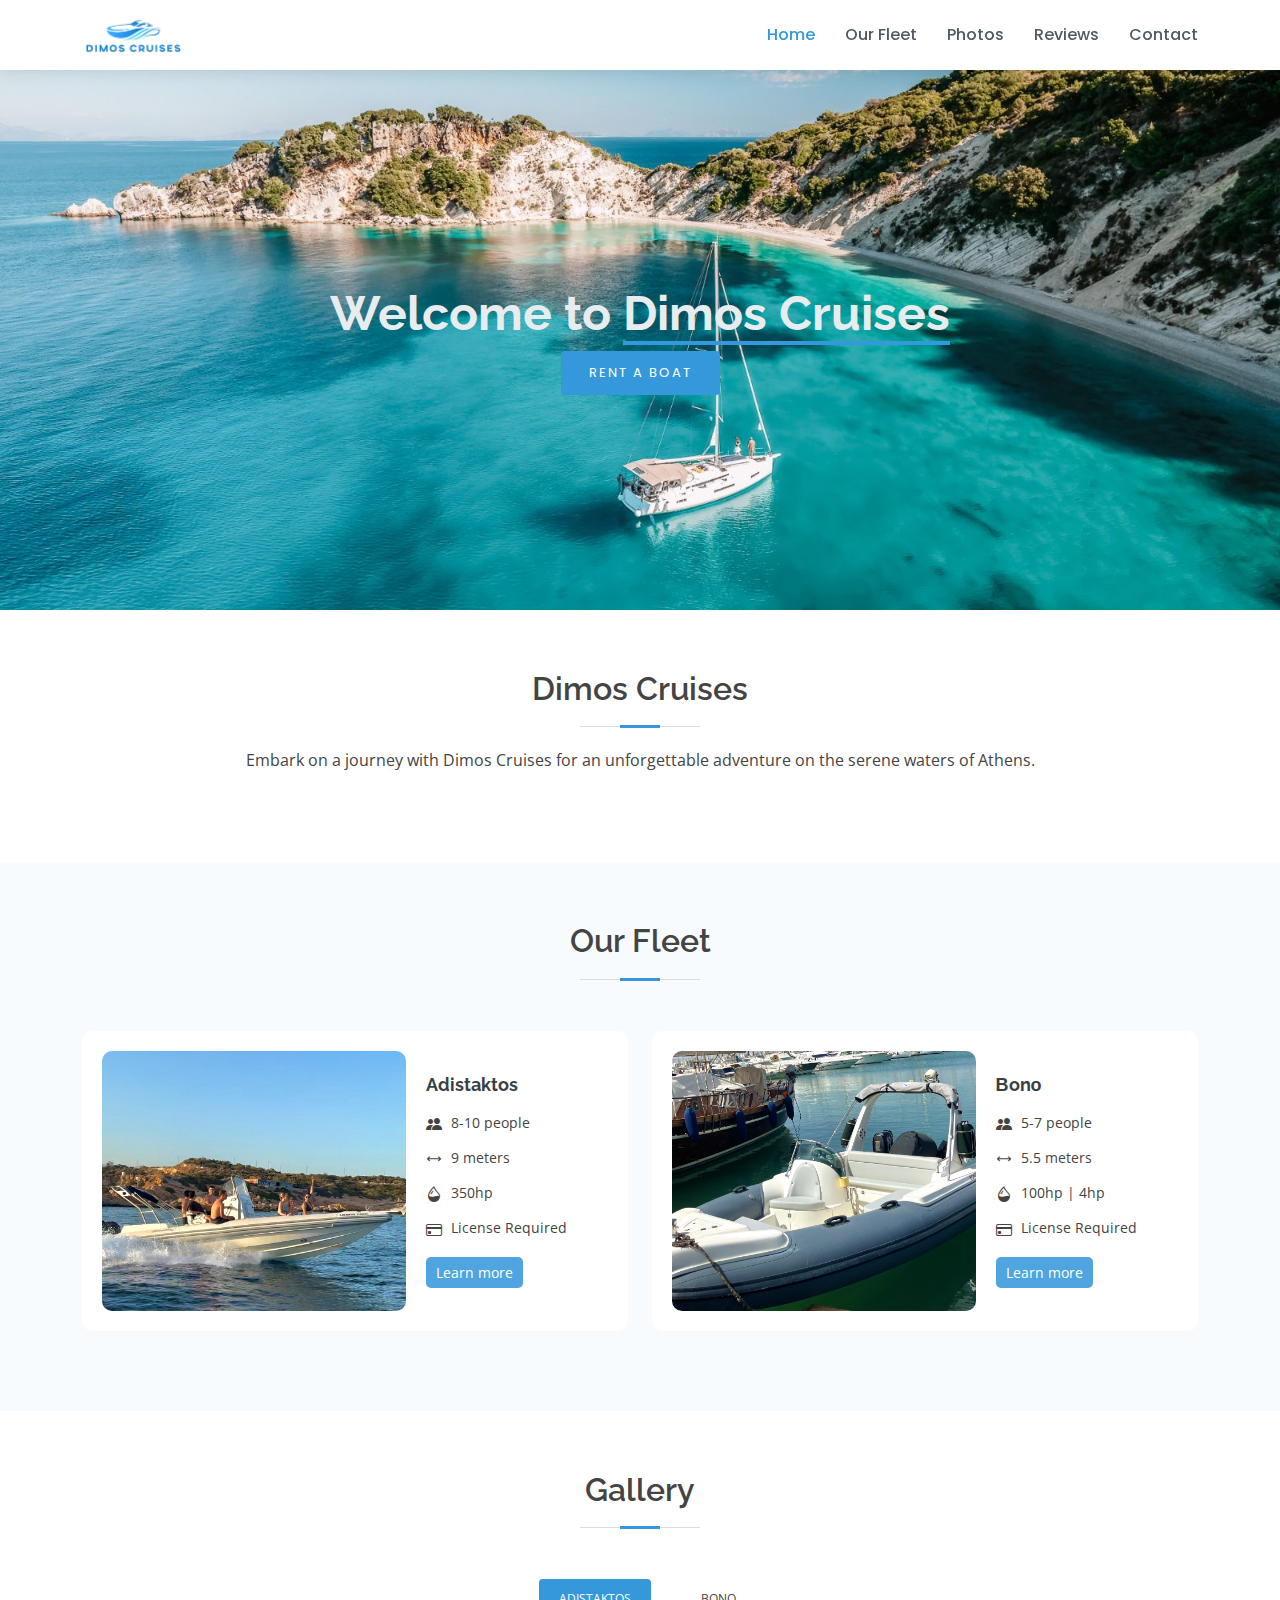
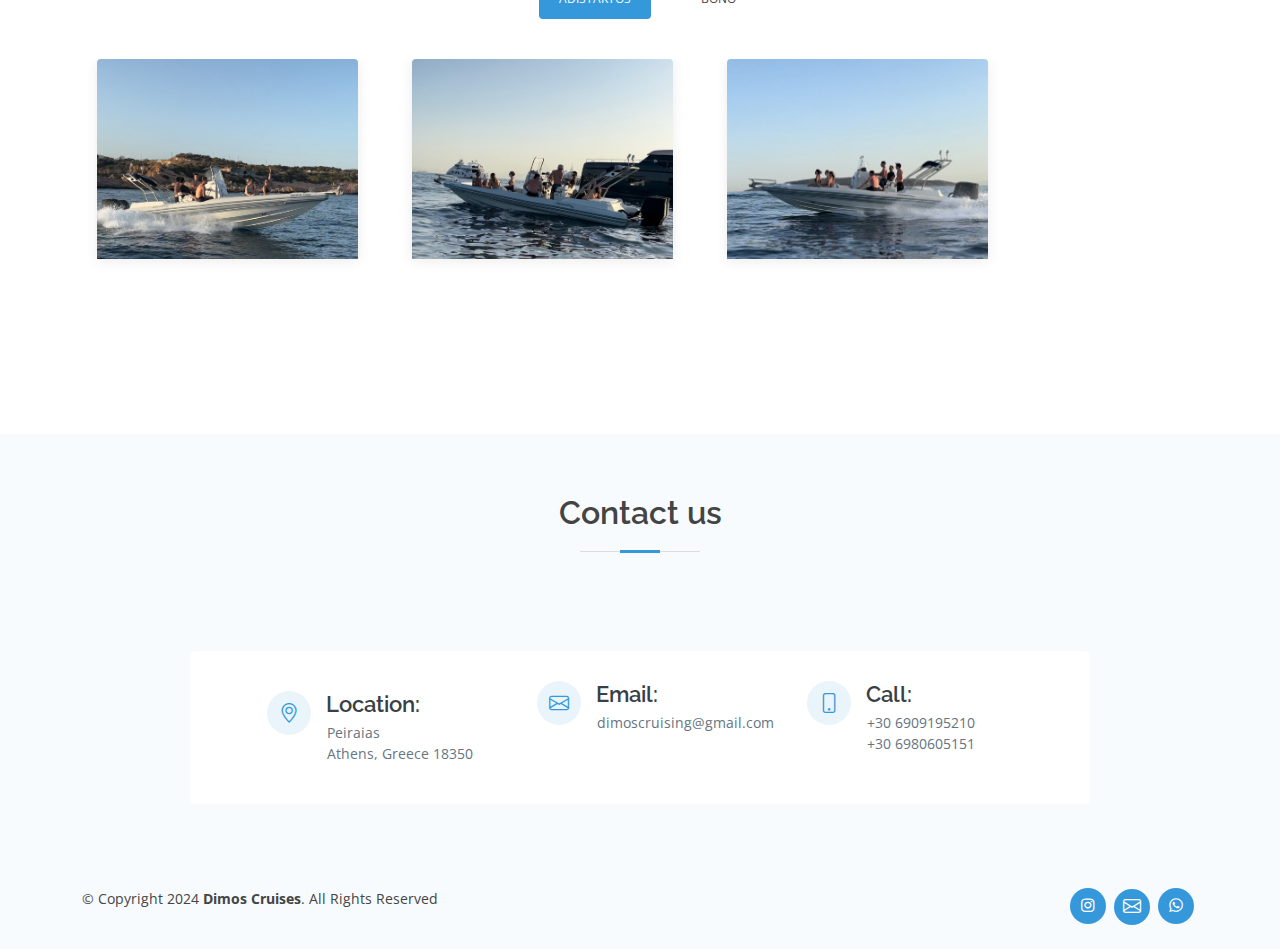
<file: index.html>
<!DOCTYPE html>
<html lang="en">

<head>
  <meta charset="utf-8">
  <meta content="width=device-width, initial-scale=1.0" name="viewport">
  <meta content="" name="description">
  <meta content="" name="keywords">

  <!-- Favicons -->
  <link href="assets/img/favicon.png" rel="icon">
  <link href="assets/img/apple-touch-icon.png" rel="apple-touch-icon">

  <!-- Google Fonts -->
  <link href="https://fonts.googleapis.com/css?family=Open+Sans:300,300i,400,400i,600,600i,700,700i|Raleway:300,300i,400,400i,500,500i,600,600i,700,700i|Poppins:300,300i,400,400i,500,500i,600,600i,700,700i" rel="stylesheet">

  <!-- Vendor CSS Files -->
  <link href="assets/vendor/bootstrap/css/bootstrap.min.css" rel="stylesheet">
  <link href="assets/vendor/bootstrap-icons/bootstrap-icons.css" rel="stylesheet">
  <link href="assets/vendor/boxicons/css/boxicons.min.css" rel="stylesheet">
  <link href="assets/vendor/glightbox/css/glightbox.min.css" rel="stylesheet">
  <link href="assets/vendor/swiper/swiper-bundle.min.css" rel="stylesheet">

  <!-- Template Main CSS File -->
  <link href="assets/css/style.css" rel="stylesheet">
</head>

<body>

  <!-- ======= Header ======= -->
  <header id="header" class="fixed-top d-flex align-items-center">
    <div class="container d-flex align-items-center">

      <div class="logo me-auto">
        <h1><a href="index.html"></a></h1>
        <a href="index.html"><img src="assets/img/logo.jpeg" alt="" class="img-fluid"></a>
      </div>

      <nav id="navbar" class="navbar order-last order-lg-0">
        <ul>
          <li><a class="nav-link scrollto active" href="#hero">Home</a></li>
          <li><a class="nav-link scrollto" href="#services">Our Fleet</a></li>
          <li><a class="nav-link scrollto " href="#portfolio">Photos</a></li>
          <li><a class="nav-link scrollto" href="#testimonials">Reviews</a></li>
          <li><a class="nav-link scrollto" href="#contact">Contact</a></li>
        </ul>
        <i class="bi bi-list mobile-nav-toggle"></i>
      </nav><!-- .navbar -->

    </div>
  </header><!-- End Header -->

  <!-- ======= Hero Section ======= -->
  <section id="hero" class="d-flex flex-column justify-content-center align-items-center">
    <div class="container text-center text-md-left">
      <h1>Welcome to <span>Dimos Cruises</span></h1>
      <a href="#what-we-do" class="btn-get-started scrollto">Rent a Boat</a>
    </div>
  </section><!-- End Hero -->

  <main id="main">

    <!-- ======= What We Do Section ======= -->
    <section id="what-we-do" class="what-we-do">
      <div class="container">

        <div class="section-title">
          <h2>Dimos Cruises</h2>
          <p> Embark on a journey with Dimos Cruises for an unforgettable adventure on the serene waters of Athens.</p>
        </div>

      </div>
    </section><!-- End What We Do Section -->

    <!-- ======= Services Section ======= -->
    <section id="services" class="services section-bg">
      <div class="container">
        <div class="section-title">
          <h2>Our Fleet</h2>
        </div>
    
        <div class="row">
          <div class="col-md-6">
            <div class="icon-box">
              <img src="assets/img/image4.jpg" alt="">
              <div class="content">
                <h4><a href="#">Adistaktos</a></h4>
                <p>
                  <i class="bi bi-people-fill"></i>
                  8-10 people
                </p>
                <p>
                  <i class="bi bi-arrows"></i>
                  9 meters
                </p>
                <p>
                  <i class="bi bi-droplet-half"></i>
                  350hp
                </p>
                <p>
                  <i class="bi bi-credit-card"></i>
                  License Required
                </p>
                <a href="boat1.html" class="btn btn-primary">Learn more</a>
              </div>
            </div>
          </div>
    
          <div class="col-md-6 mt-4 mt-lg-0">
            <div class="icon-box">
              <img src="assets/img/image1a.jpg" alt="">
              <div class="content">
                <h4><a href="#">Βonο</a></h4>
                <p>
                  <i class="bi bi-people-fill"></i>
                  5-7 people
                </p>
                <p>
                  <i class="bi bi-arrows"></i>
                  5.5 meters
                </p>
                <p>
                  <i class="bi bi-droplet-half"></i>
                  100hp | 4hp
                </p>
                <p>
                  <i class="bi bi-credit-card"></i>
                  License Required
                </p>
                <a href="bono.html" class="btn btn-primary">Learn more</a>
              </div>
            </div>
          </div>
        </div>
    
      </div>
    </section>

    <section id="portfolio" class="portfolio">
      <div class="container">
        <div class="section-title">
          <h2>Gallery</h2>
        </div>
        <div class="row">
          <div class="col-lg-12">
            <ul id="portfolio-flters">
              <li data-filter=".filter-app" class="filter-active">Adistaktos</li>
              <li data-filter=".filter-card">Bono</li>
            </ul>
          </div>
        </div>
        <div class="row portfolio-container">
          <div class="col-lg-3 col-md-6 portfolio-item filter-app">
            <div class="portfolio-wrap">
              <figure>
                <img src="assets/img/image4 copy.jpeg" class="img-fluid" alt="">
                <a href="assets/img/image4.jpeg" data-gallery="portfolioGallery" class="link-preview portfolio-lightbox"><i class="bx bx-plus"></i></a>
              </figure>
            </div>
          </div>
          <div class="col-lg-3 col-md-6 portfolio-item filter-app">
            <div class="portfolio-wrap">
              <figure>
                <img src="assets/img/image5.jpg" class="img-fluid" alt="">
                <a href="assets/img/image5.jpeg" class="link-preview portfolio-lightbox" data-gallery="portfolioGallery"><i class="bx bx-plus"></i></a>
              </figure>
            </div>
          </div>
          <div class="col-lg-3 col-md-6 portfolio-item filter-app">
            <div class="portfolio-wrap">
              <figure>
                <img src="assets/img/image7.jpg" class="img-fluid" alt="">
                <a href="assets/img/image7.jpeg" class="link-preview portfolio-lightbox" data-gallery="portfolioGallery"><i class="bx bx-plus"></i></a>
              </figure>
            </div>
          </div>
          <div class="col-lg-3 col-md-6 portfolio-item filter-card d-none">
            <div class="portfolio-wrap">
              <figure>
                <img src="assets/img/image0.jpg" class="img-fluid" alt="">
                <a href="assets/img/image0.jpeg" class="link-preview portfolio-lightbox" data-gallery="portfolioGallery"><i class="bx bx-plus"></i></a>
              </figure>
            </div>
          </div>
          <div class="col-lg-3 col-md-6 portfolio-item filter-card d-none">
            <div class="portfolio-wrap">
              <figure>
                <img src="assets/img/image1.jpg" class="img-fluid" alt="">
                <a href="assets/img/image1.jpeg" class="link-preview portfolio-lightbox" data-gallery="portfolioGallery"><i class="bx bx-plus"></i></a>
              </figure>
            </div>
          </div>
          <div class="col-lg-3 col-md-6 portfolio-item filter-card d-none">
            <div class="portfolio-wrap">
              <figure>
                <img src="assets/img/image2.jpg" class="img-fluid" alt="">
                <a href="assets/img/image2.jpeg" class="link-preview portfolio-lightbox" data-gallery="portfolioGallery"><i class="bx bx-plus"></i></a>
              </figure>
            </div>
          </div>
        </div>
      </div>
    </section>
    <!-- End Portfolio Section -->

    <!-- ======= Testimonials Section ======= 
    <section id="testimonials" class="testimonials section-bg">
      <div class="container">

        <div class="section-title">
          <h2>Reviews</h2>
        </div>

        <div class="testimonials-slider swiper" data-aos="fade-up" data-aos-delay="100">
          <div class="swiper-wrapper">

            <div class="swiper-slide">
              <div class="testimonial-item">
                <p>
                  <i class="bx bxs-quote-alt-left quote-icon-left"></i>
                  Proin iaculis purus consequat sem cure digni ssim donec porttitora entum suscipit rhoncus. Accusantium quam, ultricies eget id, aliquam eget nibh et. Maecen aliquam, risus at semper.
                  <i class="bx bxs-quote-alt-right quote-icon-right"></i>
                </p>
                <h3>Saul Goodman</h3>
                <h4>Ceo &amp; Founder</h4>
              </div>
            </div>

            <div class="swiper-slide">
              <div class="testimonial-item">
                <p>
                  <i class="bx bxs-quote-alt-left quote-icon-left"></i>
                  Export tempor illum tamen malis malis eram quae irure esse labore quem cillum quid cillum eram malis quorum velit fore eram velit sunt aliqua noster fugiat irure amet legam anim culpa.
                  <i class="bx bxs-quote-alt-right quote-icon-right"></i>
                </p>
                <h3>Sara Wilsson</h3>
                <h4>Designer</h4>
              </div>
            </div>

            <div class="swiper-slide">
              <div class="testimonial-item">
                <p>
                  <i class="bx bxs-quote-alt-left quote-icon-left"></i>
                  Enim nisi quem export duis labore cillum quae magna enim sint quorum nulla quem veniam duis minim tempor labore quem eram duis noster aute amet eram fore quis sint minim.
                  <i class="bx bxs-quote-alt-right quote-icon-right"></i>
                </p>
                <h3>Jena Karlis</h3>
                <h4>Store Owner</h4>
              </div>
            </div>

            <div class="swiper-slide">
              <div class="testimonial-item">
                <p>
                  <i class="bx bxs-quote-alt-left quote-icon-left"></i>
                  Fugiat enim eram quae cillum dolore dolor amet nulla culpa multos export minim fugiat minim velit minim dolor enim duis veniam ipsum anim magna sunt elit fore quem dolore labore illum veniam.
                  <i class="bx bxs-quote-alt-right quote-icon-right"></i>
                </p>
                <h3>Matt Brandon</h3>
                <h4>Freelancer</h4>
              </div>
            </div>

            <div class="swiper-slide">
              <div class="testimonial-item">
                <p>
                  <i class="bx bxs-quote-alt-left quote-icon-left"></i>
                  Quis quorum aliqua sint quem legam fore sunt eram irure aliqua veniam tempor noster veniam enim culpa labore duis sunt culpa nulla illum cillum fugiat legam esse veniam culpa fore nisi cillum quid.
                  <i class="bx bxs-quote-alt-right quote-icon-right"></i>
                </p>
                <h3>John Larson</h3>
                <h4>Entrepreneur</h4>
              </div>
            </div>

          </div>
          <div class="swiper-pagination"></div>
        </div>

      </div>
    </section>
    -->

    <!-- ======= Contact Section ======= -->
    <section id="contact" class="contact section-bg">
      <div class="container">

        <div class="section-title">
          <h2>Contact us</h2>
        </div>

        <div class="row mt-5 justify-content-center">

          <div class="col-lg-10">

            <div class="info-wrap">
              <div class="row">
                <div class="col-lg-4 info">
                  <i class="bi bi-geo-alt"></i>
                  <h4>Location:</h4>
                  <p>Peiraias<br>Athens, Greece 18350</p>
                </div>

                <div class="col-lg-4 info mt-4 mt-lg-0">
                  <a href="mailto:dimoscruising@gmail.com"><i class="bi bi-envelope"></i></a>
                  <h4>Email:</h4>
                  <p>dimoscruising@gmail.com</p>
                </div>

                <div class="col-lg-4 info mt-4 mt-lg-0">
                  <i class="bi bi-phone"></i>
                  <h4>Call:</h4>
                  <p>+30 6909195210<br>+30 6980605151</p>
                </div>
              </div>
            </div>

          </div>

        </div>

  </main><!-- End #main -->

  <!-- ======= Footer ======= -->
  <footer id="footer">

    <div class="container d-md-flex py-4">

      <div class="me-md-auto text-center text-md-start">
        <div class="copyright">
          &copy; Copyright 2024 <strong><span>Dimos Cruises</span></strong>. All Rights Reserved
        </div>
      </div>
      <div class="social-links text-center text-md-right pt-3 pt-md-0">
        <a href="https://www.instagram.com/dimos_cruises/" class="instagram"><i class="bx bxl-instagram"></i></a>
        <a href="mailto:dimoscruising@gmail.com" class="google-plus"><i class="bi bi-envelope"></i></a>
        <a href="https://wa.me/306909195210" class="google-plus"><i class="bx bxl-whatsapp"></i></i></a>
      </div>
    </div>
  </footer><!-- End Footer -->

  <a href="#" class="back-to-top d-flex align-items-center justify-content-center"><i class="bi bi-arrow-up-short"></i></a>

  <!-- Vendor JS Files -->
  <script src="assets/vendor/purecounter/purecounter_vanilla.js"></script>
  <script src="assets/vendor/bootstrap/js/bootstrap.bundle.min.js"></script>
  <script src="assets/vendor/glightbox/js/glightbox.min.js"></script>
  <script src="assets/vendor/isotope-layout/isotope.pkgd.min.js"></script>
  <script src="assets/vendor/swiper/swiper-bundle.min.js"></script>
  <script src="assets/vendor/waypoints/noframework.waypoints.js"></script>
  <script src="assets/vendor/php-email-form/validate.js"></script>

  <!-- Template Main JS File -->
  <script src="assets/js/main.js"></script>

</body>

<script>
  document.addEventListener('DOMContentLoaded', () => {
    const portfolioContainer = document.querySelector('.portfolio-container');
    const portfolioFilters = document.querySelectorAll('#portfolio-flters li');
  
    portfolioFilters.forEach((filter) => {
      filter.addEventListener('click', (e) => {
        e.preventDefault();
        portfolioFilters.forEach((el) => el.classList.remove('filter-active'));
        filter.classList.add('filter-active');
  
        let filterValue = filter.getAttribute('data-filter');
        portfolioContainer.querySelectorAll('.portfolio-item').forEach((item) => {
          if (!item.classList.contains(filterValue.slice(1)) && filterValue !== '*') {
            item.classList.add('d-none');
          } else {
            item.classList.remove('d-none');
          }
        });
      });
    });
  });
  </script>

</html>
</file>
<file: assets/css/style.css>
/*--------------------------------------------------------------
# General
--------------------------------------------------------------*/
body {
  font-family: "Open Sans", sans-serif;
  color: #444444;
  overflow-x: hidden;
}

a {
  color: #3498db;
  text-decoration: none;
}

a:hover {
  color: #5faee3;
  text-decoration: none;
}

h1,
h2,
h3,
h4,
h5,
h6 {
  font-family: "Raleway", sans-serif;
}

/*--------------------------------------------------------------
# Back to top button
--------------------------------------------------------------*/
.back-to-top {
  position: fixed;
  visibility: hidden;
  opacity: 0;
  right: 15px;
  bottom: 15px;
  z-index: 996;
  background: #3498db;
  width: 40px;
  height: 40px;
  border-radius: 4px;
  transition: all 0.4s;
}

.back-to-top i {
  font-size: 28px;
  text-align: center;
  color: #fff;
  line-height: 0;
}

.back-to-top:hover {
  background: #57aae1;
  color: #fff;
}

.back-to-top.active {
  visibility: visible;
  opacity: 1;
}

/*--------------------------------------------------------------
# Header
--------------------------------------------------------------*/
#header {
  height: 70px;
  transition: all 0.5s;
  z-index: 997;
  transition: all 0.5s;
  background: #fff;
  box-shadow: 0px 2px 15px rgba(0, 0, 0, 0.1);
}

#header .logo h1 {
  font-size: 28px;
  margin: 0;
  font-weight: 600;
  letter-spacing: 1px;
  text-transform: uppercase;
  color: #384046;
}

#header .logo h1 a,
#header .logo h1 a:hover {
  color: #384046;
  text-decoration: none;
}

#header .logo img {
  max-height: 40px;
}

/*--------------------------------------------------------------
# Header Social Links
--------------------------------------------------------------*/
.header-social-links {
  margin: 0 0 0 30px;
}

.header-social-links a {
  color: #9ba6af;
  padding-left: 8px;
  display: inline-block;
  line-height: 0px;
  transition: 0.3s;
}

.header-social-links a i {
  line-height: 0;
}

.header-social-links a:hover {
  color: #3498db;
}

@media (max-width: 768px) {
  .header-social-links {
    margin: 0 15px 0 0;
  }
}

/*--------------------------------------------------------------
# Navigation Menu
--------------------------------------------------------------*/
/**
* Desktop Navigation 
*/
.navbar {
  padding: 0;
}

.navbar ul {
  margin: 0;
  padding: 0;
  display: flex;
  list-style: none;
  align-items: center;
}

.navbar li {
  position: relative;
}

.navbar a,
.navbar a:focus {
  display: flex;
  align-items: center;
  justify-content: space-between;
  padding: 10px 0 10px 30px;
  font-family: "Poppins", sans-serif;
  font-size: 16px;
  font-weight: 500;
  color: #4f5a62;
  white-space: nowrap;
  transition: 0.3s;
}

.navbar a i,
.navbar a:focus i {
  font-size: 12px;
  line-height: 0;
  margin-left: 5px;
}

.navbar a:hover,
.navbar .active,
.navbar .active:focus,
.navbar li:hover>a {
  color: #3498db;
}

.navbar .dropdown ul {
  display: block;
  position: absolute;
  left: 14px;
  top: calc(100% + 30px);
  margin: 0;
  padding: 10px 0;
  z-index: 99;
  opacity: 0;
  visibility: hidden;
  background: #fff;
  box-shadow: 0px 0px 30px rgba(127, 137, 161, 0.25);
  transition: 0.3s;
}

.navbar .dropdown ul li {
  min-width: 200px;
}

.navbar .dropdown ul a {
  padding: 10px 20px;
  font-size: 14px;
  font-weight: 400;
  color: #21262a;
}

.navbar .dropdown ul a i {
  font-size: 12px;
}

.navbar .dropdown ul a:hover,
.navbar .dropdown ul .active:hover,
.navbar .dropdown ul li:hover>a {
  color: #3498db;
}

.navbar .dropdown:hover>ul {
  opacity: 1;
  top: 100%;
  visibility: visible;
}

.navbar .dropdown .dropdown ul {
  top: 0;
  left: calc(100% - 30px);
  visibility: hidden;
}

.navbar .dropdown .dropdown:hover>ul {
  opacity: 1;
  top: 0;
  left: 100%;
  visibility: visible;
}

@media (max-width: 1366px) {
  .navbar .dropdown .dropdown ul {
    left: -90%;
  }

  .navbar .dropdown .dropdown:hover>ul {
    left: -100%;
  }
}

/**
* Mobile Navigation 
*/
.mobile-nav-toggle {
  color: #384046;
  font-size: 28px;
  cursor: pointer;
  display: none;
  line-height: 0;
  transition: 0.5s;
}

.mobile-nav-toggle.bi-x {
  color: #fff;
}

@media (max-width: 991px) {
  .mobile-nav-toggle {
    display: block;
  }

  .navbar ul {
    display: none;
  }
}

.navbar-mobile {
  position: fixed;
  overflow: hidden;
  top: 0;
  right: 0;
  left: 0;
  bottom: 0;
  background: rgba(33, 38, 42, 0.9);
  transition: 0.3s;
  z-index: 999;
}

.navbar-mobile .mobile-nav-toggle {
  position: absolute;
  top: 15px;
  right: 15px;
}

.navbar-mobile ul {
  display: block;
  position: absolute;
  top: 55px;
  right: 15px;
  bottom: 15px;
  left: 15px;
  padding: 10px 0;
  background-color: #fff;
  overflow-y: auto;
  transition: 0.3s;
}

.navbar-mobile a,
.navbar-mobile a:focus {
  padding: 10px 20px;
  font-size: 15px;
  color: #384046;
}

.navbar-mobile a:hover,
.navbar-mobile .active,
.navbar-mobile li:hover>a {
  color: #3498db;
}

.navbar-mobile .getstarted,
.navbar-mobile .getstarted:focus {
  margin: 15px;
}

.navbar-mobile .dropdown ul {
  position: static;
  display: none;
  margin: 10px 20px;
  padding: 10px 0;
  z-index: 99;
  opacity: 1;
  visibility: visible;
  background: #fff;
  box-shadow: 0px 0px 30px rgba(127, 137, 161, 0.25);
}

.navbar-mobile .dropdown ul li {
  min-width: 200px;
}

.navbar-mobile .dropdown ul a {
  padding: 10px 20px;
}

.navbar-mobile .dropdown ul a i {
  font-size: 12px;
}

.navbar-mobile .dropdown ul a:hover,
.navbar-mobile .dropdown ul .active:hover,
.navbar-mobile .dropdown ul li:hover>a {
  color: #3498db;
}

.navbar-mobile .dropdown>.dropdown-active {
  display: block;
}

/*--------------------------------------------------------------
# Hero Section
--------------------------------------------------------------*/
#hero {
  width: 100%;
  height: 60vh;
  background: url("../img/b.jpeg") center center;
  background-size: cover;
  position: relative;
  margin-top: 70px;
  padding: 0;
}

#boat {
  width: 100%;
  height: 60vh;
  background-size: cover;
  position: relative;
  margin-top: 70px;
  padding: 0;
}

#boat:before {
  content: "";
  position: absolute;
  bottom: 0;
  top: 0;
  left: 0;
  right: 0;
}

#boat .container {
  z-index: 2;
}

#boat h1 {
  margin: 0 0 10px 0;
  font-size: 60px;
  font-weight: 100;
  line-height: 0px;
  font-family: "Poppins", sans-serif;
  text-transform: uppercase;
  color: #e8ecee;
}

#boat h1 span {
  border-bottom: 4px solid #3498db;
}

#hero:before {
  content: "";
  position: absolute;
  bottom: 0;
  top: 0;
  left: 0;
  right: 0;
}

#hero .container {
  z-index: 2;
}

#hero h1 {
  margin: 0 0 10px 0;
  font-size: 48px;
  font-weight: 700;
  line-height: 56px;
  color: #e8ecee;
}

#hero h1 span {
  border-bottom: 4px solid #3498db;
}

#hero h2 {
  color: rgba(255, 255, 255, 0.8);
  margin-bottom: 30px;
  font-size: 24px;
}

#hero .btn-get-started {
  font-family: "Poppins", sans-serif;
  font-weight: 400;
  font-size: 13px;
  letter-spacing: 2px;
  display: inline-block;
  padding: 12px 28px;
  border-radius: 4px;
  transition: ease-in-out 0.3s;
  color: #fff;
  background: #3498db;
  text-transform: uppercase;
}

#hero .btn-get-started:hover {
  background: #4ea5e0;
}

@media (max-width: 992px) {
  #hero {
    height: calc(100vh - 70px);
  }
}

@media (max-width: 768px) {
  #hero h1 {
    font-size: 30px;
    line-height: 36px;
  }

  #hero h2 {
    font-size: 18px;
    line-height: 24px;
    margin-bottom: 30px;
  }
}

/*--------------------------------------------------------------
# Sections General
--------------------------------------------------------------*/
section {
  padding: 60px 0;
}

.section-bg {
  background-color: #f7fbfe;
}

.section-title {
  text-align: center;
  padding-bottom: 30px;
}

.section-title h2 {
  font-size: 32px;
  font-weight: 600;
  margin-bottom: 20px;
  padding-bottom: 20px;
  position: relative;
}

.section-title h2::before {
  content: "";
  position: absolute;
  display: block;
  width: 120px;
  height: 1px;
  background: #ddd;
  bottom: 1px;
  left: calc(50% - 60px);
}

.section-title h2::after {
  content: "";
  position: absolute;
  display: block;
  width: 40px;
  height: 3px;
  background: #3498db;
  bottom: 0;
  left: calc(50% - 20px);
}

.section-title p {
  margin-bottom: 0;
}

/*--------------------------------------------------------------
# What We Do
--------------------------------------------------------------*/
.what-we-do .icon-box {
  text-align: center;
  padding: 30px 20px;
  transition: all ease-in-out 0.3s;
  background: #fff;
}

.what-we-do .icon-box .icon {
  margin: 0 auto;
  width: 64px;
  height: 64px;
  background: #eaf4fb;
  border-radius: 50px;
  display: flex;
  align-items: center;
  justify-content: center;
  margin-bottom: 20px;
  transition: ease-in-out 0.3s;
}

.what-we-do .icon-box .icon i {
  color: #3498db;
  font-size: 28px;
}

.what-we-do .icon-box h4 {
  font-weight: 700;
  margin-bottom: 15px;
  font-size: 24px;
}

.what-we-do .icon-box h4 a {
  color: #384046;
  transition: ease-in-out 0.3s;
}

.what-we-do .icon-box p {
  line-height: 24px;
  font-size: 14px;
  margin-bottom: 0;
}

.what-we-do .icon-box:hover {
  border-color: #fff;
  box-shadow: 0px 0 25px 0 rgba(0, 0, 0, 0.1);
}

.what-we-do .icon-box:hover h4 a,
.what-we-do .icon-box:hover .icon i {
  color: #3498db;
}

/*--------------------------------------------------------------
# About
--------------------------------------------------------------*/
.about {
  padding: 10px 0;
}

.about h3 {
  font-weight: 600;
  font-size: 32px;
}

.about ul {
  list-style: none;
  padding: 0;
  font-size: 15px;
}

.about ul li+li {
  margin-top: 10px;
}

.about ul li {
  position: relative;
  padding-left: 26px;
}

.about ul i {
  position: absolute;
  left: 0;
  top: 0;
  font-size: 22px;
  color: #3498db;
}

.about .icon-boxes {
  padding-top: 10px;
}

.about .icon-boxes h4 {
  font-size: 20px;
  font-weight: 700;
  margin-top: 5px;
}

.about .icon-boxes i {
  font-size: 48px;
  color: #3498db;
}

.about .icon-boxes p {
  font-size: 15px;
  color: #848484;
}

/*--------------------------------------------------------------
# Services
--------------------------------------------------------------*/

.services .icon-box {
  padding: 20px;
  border-radius: 10px;
  background: #fff;
  transition: ease-in-out 0.3s;
  height: 300px;
  display: flex;
  margin-bottom: 20px;
}

.services .icon-box img {
  border-radius: 10px;
  object-fit: cover;
  transition: ease-in-out 0.3s;
  width:60%;
  height: auto; /* Adjust as needed */
  margin-right: 20px;
}

.services .icon-box .content {
  display: flex;
  width:40%;
  flex-direction: column;
  justify-content: center;
}

.services .icon-box h4 {
  margin: 0 0 10px 0;
  font-weight: 700;
  font-size: 18px;
}

.services .icon-box h4 a {
  color: #384046;
  transition: 0.3s;
}

.services .icon-box p {
  margin: 5px 0;
  line-height: 24px;
  font-size: 14px;
}

.services .icon-box i {
  font-size: 1rem;
  vertical-align: middle;
  padding-right: 5px;
}

.services .icon-box .btn {
  margin-top: 10px;
  align-self: flex-start; /* Aligns the button to the start of the flex container */
  padding: 5px 10px; /* Adjust padding to make the button smaller */
  font-size: 0.875rem; /* Smaller font size for the button */
  background-color: #4ea5e0;
  border: none; /* Remove border */
  outline: none; /* Remove outline */
  color: #fff; /* Button text color */
  border-radius: 5px; /* Rounded corners */
  transition: background-color 0.3s ease; /* Smooth transition for hover effect */
}

.services .icon-box .btn:hover {
  background-color: #3498db; /* Change background color on hover */
}


.services .icon-box:hover h4 a {
  color: #3498db;
}

/*--------------------------------------------------------------
# Portfolio
--------------------------------------------------------------*/

.specifications .spec-list li i {
  font-size: 16px; /* Smaller icon size */
  color: #3498db;
  margin-right: 10px;
}

.specifications .spec-list li {
  display: flex;
  align-items: center;
  margin-bottom: 10px;
}

.highlight {
  color: #3498db;
  font-weight: bold;
}

.specifications .info i {
  font-size: 16px; /* Smaller icon size */
  color: #3498db;
  margin-right: 10px;
  width: 30px;
  height: 30px;
  background: #eaf4fb;
  display: flex;
  justify-content: center;
  align-items: center;
  border-radius: 50px;
  transition: all 0.3s ease-in-out;
}

.specifications .info h4 {
  font-size: 18px;
}

.specifications .info p {
  font-size: 14px;
}

.portfolio {
  padding: 60px 0;
  height:auto;
}

.portfolio #portfolio-flters {
  padding: 0;
  list-style: none;
  text-align: center;
}

.portfolio #portfolio-flters li {
  cursor: pointer;
  display: inline-block;
  font-size: 12px;
  line-height: 20px;
  color: #444444;
  border-radius: 4px;
  text-transform: uppercase;
  background: #fff;
  margin-bottom: 5px;
  transition: all 0.3s ease-in-out;
}

.portfolio #portfolio-flters li:hover,
.portfolio #portfolio-flters li.filter-active {
  background: #3498db;
  color: #fff;
}

.portfolio #portfolio-flters li:last-child {
  margin-right: 0;
}

.portfolio .portfolio-wrap {
  box-shadow: 0px 2px 12px rgba(0, 0, 0, 0.08);
  transition: 0.3s;
}

.portfolio .portfolio-wrap:hover {
  box-shadow: 0px 4px 14px rgba(0, 0, 0, 0.16);
}

.portfolio .portfolio-item {
  position: relative;
  height: 300px;
  overflow: hidden;
}


.specifications .portfolio-wrap {
  margin-left: 0px; /* Adjust margin as needed */
  width:100%;
}

/* Center the filter buttons */
#portfolio-flters {
  display: flex;
  justify-content: center;
  align-items: center;
  list-style: none;
  padding: 0;
  margin-bottom: 20px; /* Add some space below the buttons */
}

#portfolio-flters li {
  cursor: pointer;
  margin: 0 15px; /* Space out the buttons */
  padding: 10px 20px;
  background-color: #f7f7f7;
  color: #444;
  border-radius: 4px;
  transition: all 0.3s ease-in-out;
}

#portfolio-flters .filter-active {
  background-color: #3498db;
  color: #fff;
}

/* Center the portfolio items */
.portfolio-container {
  display: flex;
  flex-wrap: wrap;
  justify-content: center;
}

.portfolio-item {
  margin: 15px;
}

.portfolio .portfolio-item figure {
  background: #fffdfd;
  overflow: hidden;
  height: 200px;
  position: relative;
  border-radius: 4px 4px 0 0;
  margin: 0;
}

.portfolio .portfolio-item figure:hover img {
  opacity: 0.4;
  transition: 0.4s;
}

.portfolio .portfolio-item figure .link-preview,
.portfolio .portfolio-item figure .link-details {
  position: absolute;
  display: flex;
  align-items: center;
  justify-content: center;
  opacity: 0;
  line-height: 0;
  text-align: center;
  width: 36px;
  height: 36px;
  background: #fff;
  border-radius: 50%;
  transition: all 0.2s linear;
  overflow: hidden;
  font-size: 20px;
}

.portfolio .portfolio-item figure .link-preview i,
.portfolio .portfolio-item figure .link-details i {
  color: #ffffff;
  line-height: 0;
}

.portfolio .portfolio-item figure .link-preview:hover,
.portfolio .portfolio-item figure .link-details:hover {
  background: #3498db;
}

.portfolio .portfolio-item figure .link-preview:hover i,
.portfolio .portfolio-item figure .link-details:hover i {
  color: #fff;
}

.portfolio .portfolio-item figure .link-preview {
  left: calc(50% - 38px);
  top: calc(50% - 18px);
}

.portfolio .portfolio-item figure .link-details {
  right: calc(0% - 38px);
  top: calc(0% - 18px);
}

.portfolio .portfolio-item figure:hover .link-preview {
  opacity: 1;
  left: calc(50% - 44px);
}

.portfolio .portfolio-item figure:hover .link-details {
  opacity: 1;
  right: calc(0% - 44px);
}

.portfolio .portfolio-item .portfolio-info {
  background: #fff;
  text-align: center;
  padding: 0px;
  height: 200px;
  border-radius: 0 0 3px 3px;
}

.portfolio .portfolio-item .portfolio-info h4 {
  font-size: 18px;
  line-height: 1px;
  font-weight: 700;
  margin-bottom: 18px;
  padding-bottom: 0;
}

.portfolio .portfolio-item .portfolio-info h4 a {
  color: #333;
}

.portfolio .portfolio-item .portfolio-info h4 a:hover {
  color: #3498db;
}

.portfolio .portfolio-item .portfolio-info p {
  padding: 0;
  margin: 0;
  color: #b8b8b8;
  font-weight: 500;
  font-size: 14px;
}

/*--------------------------------------------------------------
# Testimonials
--------------------------------------------------------------*/
.testimonials .testimonials-carousel,
.testimonials .testimonials-slider {
  overflow: hidden;
}

.testimonials .testimonial-item {
  box-sizing: content-box;
  padding: 30px 30px 0 30px;
  margin: 30px 15px;
  text-align: center;
  min-height: 250px;
  box-shadow: 0px 2px 12px rgba(0, 0, 0, 0.08);
  background: #fff;
}

.testimonials .testimonial-item .testimonial-img {
  width: 90px;
  border-radius: 50%;
  border: 4px solid #fff;
  margin: 0 auto;
}

.testimonials .testimonial-item h3 {
  font-size: 18px;
  font-weight: bold;
  margin: 10px 0 5px 0;
  color: #111;
}

.testimonials .testimonial-item h4 {
  font-size: 14px;
  color: #999;
  margin: 0;
}

.testimonials .testimonial-item .quote-icon-left,
.testimonials .testimonial-item .quote-icon-right {
  color: #e1f0fa;
  font-size: 26px;
}

.testimonials .testimonial-item .quote-icon-left {
  display: inline-block;
  left: -5px;
  position: relative;
}

.testimonials .testimonial-item .quote-icon-right {
  display: inline-block;
  right: -5px;
  position: relative;
  top: 10px;
}

.testimonials .testimonial-item p {
  font-style: italic;
  margin: 0 auto 15px auto;
}

.testimonials .swiper-pagination {
  margin-top: 20px;
  position: relative;
}

.testimonials .swiper-pagination .swiper-pagination-bullet {
  width: 12px;
  height: 12px;
  background-color: #fff;
  opacity: 1;
  border: 1px solid #3498db;
}

.testimonials .swiper-pagination .swiper-pagination-bullet-active {
  background-color: #3498db;
}

/*--------------------------------------------------------------
# Team
--------------------------------------------------------------*/
.team .member {
  text-align: center;
  margin-bottom: 20px;
  box-shadow: 0px 0px 12px 0px rgba(0, 0, 0, 0.1);
  padding: 30px 20px;
  background: #fff;
}

.team .member img {
  max-width: 60%;
  border-radius: 50%;
  margin: 0 0 30px 0;
}

.team .member h4 {
  font-weight: 700;
  margin-bottom: 2px;
  font-size: 18px;
}

.team .member span {
  font-style: italic;
  display: block;
  font-size: 13px;
}

.team .member p {
  padding-bottom: 40px;
  font-size: 14px;
  font-style: italic;
  color: #aaaaaa;
}

.team .member .social {
  margin-top: 15px;
}

.team .member .social a {
  color: #919191;
  transition: 0.3s;
}

.team .member .social a:hover {
  color: #3498db;
}

.team .member .social i {
  font-size: 18px;
  margin: 0 2px;
}

.info-wrap {
  display: flex;
  flex-wrap: wrap;
  justify-content: center;
}

.info {
  flex: 1 1 100%;
  max-width: 300px; /* Ensure a max-width for smaller screens */
  box-sizing: border-box;
}

.portfolio-item {
  flex: 1 1 100%;
  max-width: 300px; /* Ensure a max-width for smaller screens */
  box-sizing: border-box;
}


/*--------------------------------------------------------------
# specifications
--------------------------------------------------------------*/

.specifications {
  margin-right: 0; /* Adjusted negative margin */
}

.specifications img {
  display: block;
  margin: 0 auto; /* Center image */
  max-width: 100%;
  height: auto;
}
.specifications .section-title {
  margin-bottom: 10px; /* Smaller margin below the title */
}
.specifications .row {
  justify-content: center;
  align-items: center;
}
.specifications .info-wrap {
  display: flex;
  justify-content: space-between;
  padding: 10px 60px 60px; /* Adjusted padding to reduce top space */
  border-radius: 4px;
  text-align: left; /* Left align text */
}

.specifications .info-wrap .col-md-6 {
  flex: 1;
  margin: 0 20px; /* Add margin to space out the columns */
}

@media (max-width: 768px) {
  .specifications .info-wrap {
    flex-direction: column;
    padding: 10px 20px 20px; /* Adjust padding for smaller screens */
  }
  .specifications .info-wrap .col-md-6 {
    margin: 10px 0; /* Adjust margin for smaller screens */
  }
  .specifications .info-wrap h3 {
    text-align: center;
  }
}
.specifications .info {
  display: flex;
  align-items: center;
  justify-content: flex; /* Left align items */
  margin-bottom: 20px; /* Reduced margin between items */
}

.specifications .btn {
  font-family: "Poppins", sans-serif;
  width: 150px;
  font-weight: 400;
  font-size: 13px;
  letter-spacing: 2px;
  display: inline-block;
  margin-left:7px;
  padding: 12px 28px;
  border-radius: 4px;
  transition: ease-in-out 0.3s;
  justify-content: center;
  color: #fff;
  background: #3498db;
  text-transform: uppercase;
}

.specifications .info i {
  font-size: 20px;
  color: #3498db;
  margin-right: 15px; /* Spacing between icon and text */
  width: 44px;
  height: 44px;
  background: #eaf4fb;
  display: flex;
  justify-content: center;
  align-items: center;
  border-radius: 50px;
  transition: all 0.3s ease-in-out;
  margin-right: 20px;
}

.specifications .info h4 {
  padding: 0;
  font-size: 22px;
  font-weight: 600;
  color: #384046;
}

.specifications .info p {
  margin-bottom: 0;
  font-size: 14px;
  color: #65747f;
}

.specifications .info:hover i {
  background: #3498db;
  color: #fff;
}


/*--------------------------------------------------------------
# Contact
--------------------------------------------------------------*/
.contact .info-wrap {
  padding: 30px;
  background: #fff;
  border-radius: 4px;
  width: 100%;
  max-width: 900px;
  margin: auto;
  display: flex;
  justify-content: space-around; /* Space out the items */
  align-items: center; /* Align items at the center */
  flex-wrap: wrap; /* Allow wrapping on smaller screens */
}

.contact .info {
  align-items: left;
  text-align: left;
  margin: 10px 20px; /* Add some margin between the items */
  flex: 1;
  min-width: 200px; /* Ensure items have minimum width */
}

.contact .info h4 {
  display: flex;
  align-items: left;
  justify-content: left;
  font-size: 22px;
  font-weight: 600;
  margin-bottom: 5px;
  color: #384046;
  padding: 0 0 0 5px;
}

.contact .info i {
  font-size: 20px;
  color: #3498db;
  float: left;
  background: #eaf4fb;
  display: flex;
  width: 44px;
  height: 44px;
  justify-content: center;
  align-items: center;
  border-radius: 50%;
  margin-right: 10px;
  transition: all 0.3s ease-in-out;
}

.contact .info p {
  margin: 0;
  font-size: 14px;
  color: #65747f;
  padding: 0 0 0 60px;
}

.contact .info:hover i {
  background: #3498db;
  color: #fff;
}

@media (max-width: 768px) {
  .contact .info-wrap {
    flex-direction: column;
    align-items: stretch;
  }
  .contact .info {
    text-align: left;
    align-items: flex-start;
    margin: 10px 0; /* Adjust margin for mobile */
  }
  .contact .info h4 {
    padding: 0;
  }
}

/*--------------------------------------------------------------
# Footer
--------------------------------------------------------------*/
#footer {
  color: #444444;
  font-size: 14px;
  background: #f7fbfe;
}

#footer .footer-top {
  padding: 60px 0 30px 0;
  background: #fff;
}

#footer .footer-top .footer-contact {
  margin-bottom: 30px;
}

#footer .footer-top .footer-contact h4 {
  font-size: 22px;
  margin: 0 0 30px 0;
  padding: 2px 0 2px 0;
  line-height: 1;
  font-weight: 700;
}

#footer .footer-top .footer-contact p {
  font-size: 14px;
  line-height: 24px;
  margin-bottom: 0;
  font-family: "Raleway", sans-serif;
  color: #777777;
}

#footer .footer-top h4 {
  font-size: 16px;
  font-weight: bold;
  color: #444444;
  position: relative;
  padding-bottom: 12px;
}

#footer .footer-top .footer-links {
  margin-bottom: 30px;
}

#footer .footer-top .footer-links ul {
  list-style: none;
  padding: 0;
  margin: 0;
}

#footer .footer-top .footer-links ul i {
  padding-right: 2px;
  color: #3498db;
  font-size: 18px;
  line-height: 1;
}

#footer .footer-top .footer-links ul li {
  padding: 10px 0;
  display: flex;
  align-items: center;
}

#footer .footer-top .footer-links ul li:first-child {
  padding-top: 0;
}

#footer .footer-top .footer-links ul a {
  color: #777777;
  transition: 0.3s;
  display: inline-block;
  line-height: 1;
}

#footer .footer-top .footer-links ul a:hover {
  text-decoration: none;
  color: #3498db;
}

#footer .footer-newsletter {
  font-size: 15px;
}

#footer .footer-newsletter h4 {
  font-size: 16px;
  font-weight: bold;
  color: #444444;
  position: relative;
  padding-bottom: 12px;
}

#footer .footer-newsletter form {
  margin-top: 30px;
  background: #fff;
  padding: 6px 10px;
  position: relative;
  border-radius: 4px;
  text-align: left;
  border: 1px solid #b6daf2;
}

#footer .footer-newsletter form input[type=email] {
  border: 0;
  padding: 4px 8px;
  width: calc(100% - 100px);
}

#footer .footer-newsletter form input[type=submit] {
  position: absolute;
  top: 0;
  right: -2px;
  bottom: 0;
  border: 0;
  background: none;
  font-size: 16px;
  padding: 0 20px 2px 20px;
  background: #3498db;
  color: #fff;
  transition: 0.3s;
  border-radius: 0 4px 4px 0;
  box-shadow: 0px 2px 15px rgba(0, 0, 0, 0.1);
}

#footer .footer-newsletter form input[type=submit]:hover {
  background: #57aae1;
}

#footer .credits {
  padding-top: 5px;
  font-size: 13px;
  color: #444444;
}

#footer .social-links a {
  font-size: 18px;
  display: inline-block;
  background: #3498db;
  color: #fff;
  line-height: 1;
  padding: 8px 0;
  margin-right: 4px;
  border-radius: 50%;
  text-align: center;
  width: 36px;
  height: 36px;
  transition: 0.3s;
}

#footer .social-links a:hover {
  background: #5faee3;
  color: #fff;
  text-decoration: none;
}
</file>
